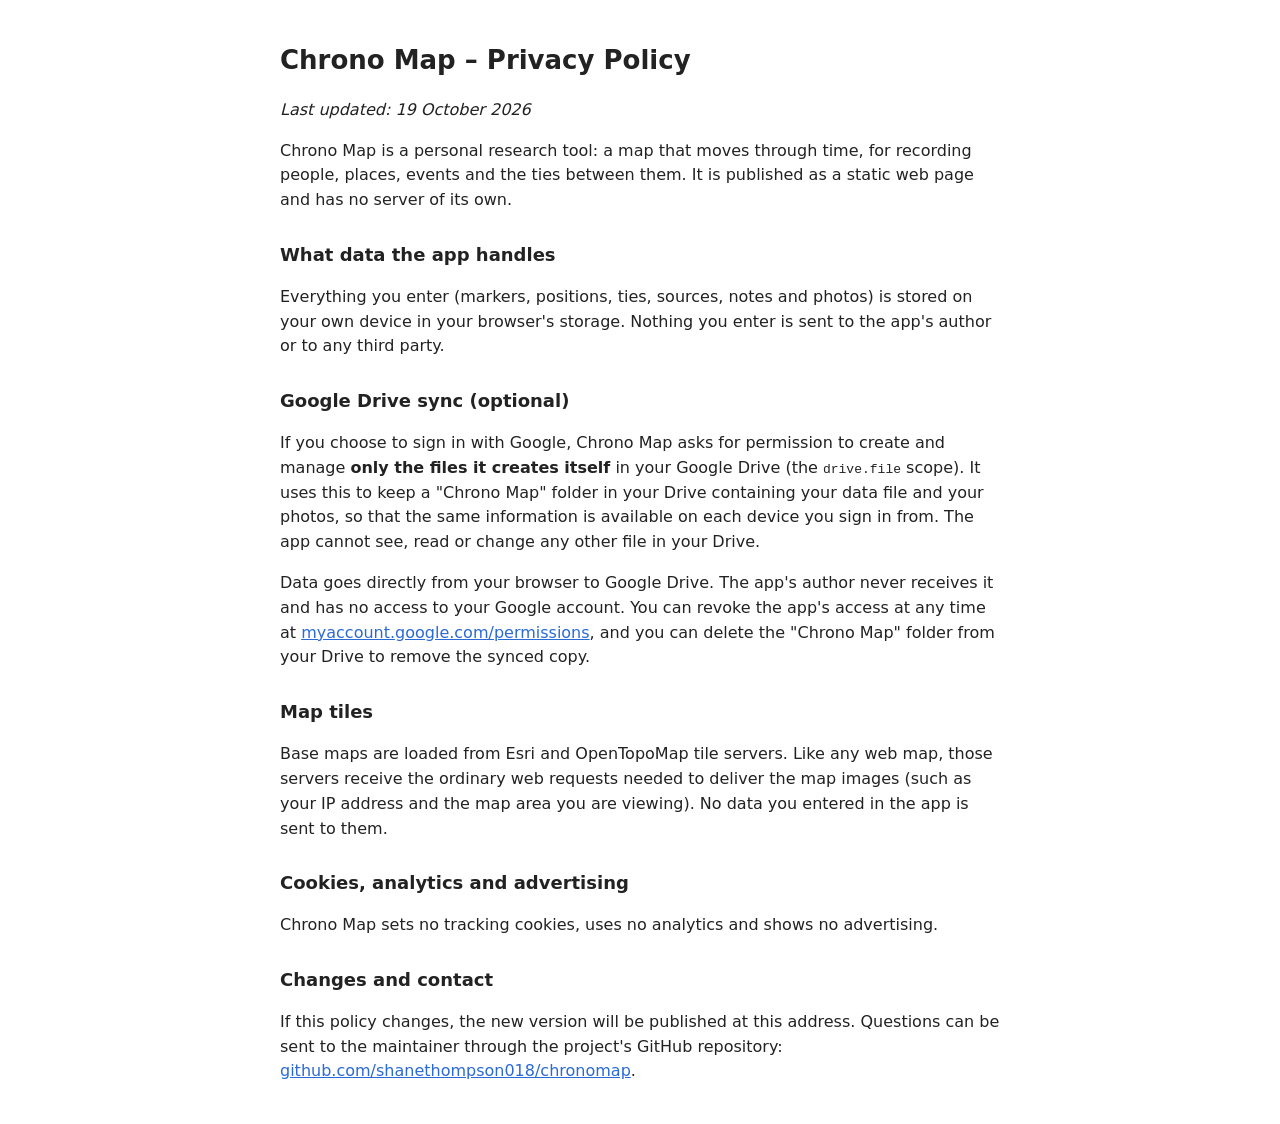
<file: privacy.html>
<!doctype html>
<html lang="en">
<head>
<meta charset="utf-8">
<meta name="viewport" content="width=device-width, initial-scale=1">
<title>Chrono Map – Privacy Policy</title>
<link rel="icon" type="image/png" href="assets/chronomap.png">
<style>
  body { font-family: system-ui, -apple-system, "Segoe UI", Roboto, sans-serif; max-width: 720px; margin: 40px auto; padding: 0 20px; line-height: 1.55; color: #222; }
  h1 { font-size: 26px; } h2 { font-size: 18px; margin-top: 28px; }
  a { color: #2a6ad6; }
</style>
</head>
<body>
<h1>Chrono Map – Privacy Policy</h1>
<p><em>Last updated: 19 October 2026</em></p>

<p>Chrono Map is a personal research tool: a map that moves through time, for recording people, places, events and the
ties between them. It is published as a static web page and has no server of its own.</p>

<h2>What data the app handles</h2>
<p>Everything you enter (markers, positions, ties, sources, notes and photos) is stored on your own device in your
browser's storage. Nothing you enter is sent to the app's author or to any third party.</p>

<h2>Google Drive sync (optional)</h2>
<p>If you choose to sign in with Google, Chrono Map asks for permission to create and manage <strong>only the files it
creates itself</strong> in your Google Drive (the <code>drive.file</code> scope). It uses this to keep a
"Chrono Map" folder in your Drive containing your data file and your photos, so that the same information is
available on each device you sign in from. The app cannot see, read or change any other file in your Drive.</p>
<p>Data goes directly from your browser to Google Drive. The app's author never receives it and has no access to your
Google account. You can revoke the app's access at any time at
<a href="https://myaccount.google.com/permissions">myaccount.google.com/permissions</a>, and you can delete the
"Chrono Map" folder from your Drive to remove the synced copy.</p>

<h2>Map tiles</h2>
<p>Base maps are loaded from Esri and OpenTopoMap tile servers. Like any web map, those servers receive the ordinary
web requests needed to deliver the map images (such as your IP address and the map area you are viewing). No data
you entered in the app is sent to them.</p>

<h2>Cookies, analytics and advertising</h2>
<p>Chrono Map sets no tracking cookies, uses no analytics and shows no advertising.</p>

<h2>Changes and contact</h2>
<p>If this policy changes, the new version will be published at this address. Questions can be sent to the
maintainer through the project's GitHub repository:
<a href="https://github.com/shanethompson018/chronomap">github.com/shanethompson018/chronomap</a>.</p>
</body>
</html>
</file>
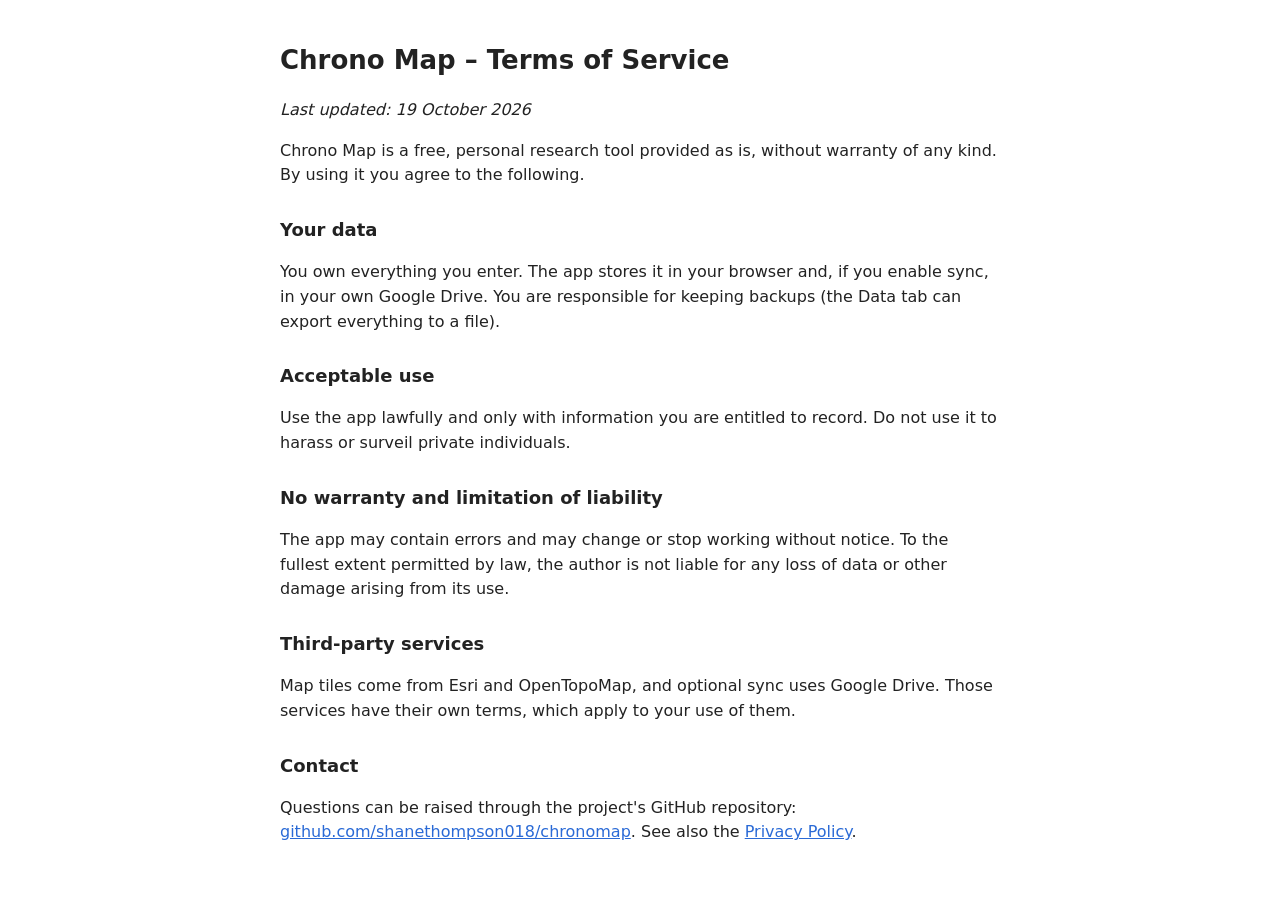
<file: terms.html>
<!doctype html>
<html lang="en">
<head>
<meta charset="utf-8">
<meta name="viewport" content="width=device-width, initial-scale=1">
<title>Chrono Map – Terms of Service</title>
<link rel="icon" type="image/png" href="assets/chronomap.png">
<style>
  body { font-family: system-ui, -apple-system, "Segoe UI", Roboto, sans-serif; max-width: 720px; margin: 40px auto; padding: 0 20px; line-height: 1.55; color: #222; }
  h1 { font-size: 26px; } h2 { font-size: 18px; margin-top: 28px; }
  a { color: #2a6ad6; }
</style>
</head>
<body>
<h1>Chrono Map – Terms of Service</h1>
<p><em>Last updated: 19 October 2026</em></p>

<p>Chrono Map is a free, personal research tool provided as is, without warranty of any kind. By using it you agree
to the following.</p>

<h2>Your data</h2>
<p>You own everything you enter. The app stores it in your browser and, if you enable sync, in your own Google Drive.
You are responsible for keeping backups (the Data tab can export everything to a file).</p>

<h2>Acceptable use</h2>
<p>Use the app lawfully and only with information you are entitled to record. Do not use it to harass or surveil
private individuals.</p>

<h2>No warranty and limitation of liability</h2>
<p>The app may contain errors and may change or stop working without notice. To the fullest extent permitted by law,
the author is not liable for any loss of data or other damage arising from its use.</p>

<h2>Third-party services</h2>
<p>Map tiles come from Esri and OpenTopoMap, and optional sync uses Google Drive. Those services have their own terms,
which apply to your use of them.</p>

<h2>Contact</h2>
<p>Questions can be raised through the project's GitHub repository:
<a href="https://github.com/shanethompson018/chronomap">github.com/shanethompson018/chronomap</a>.
See also the <a href="privacy.html">Privacy Policy</a>.</p>
</body>
</html>
</file>
